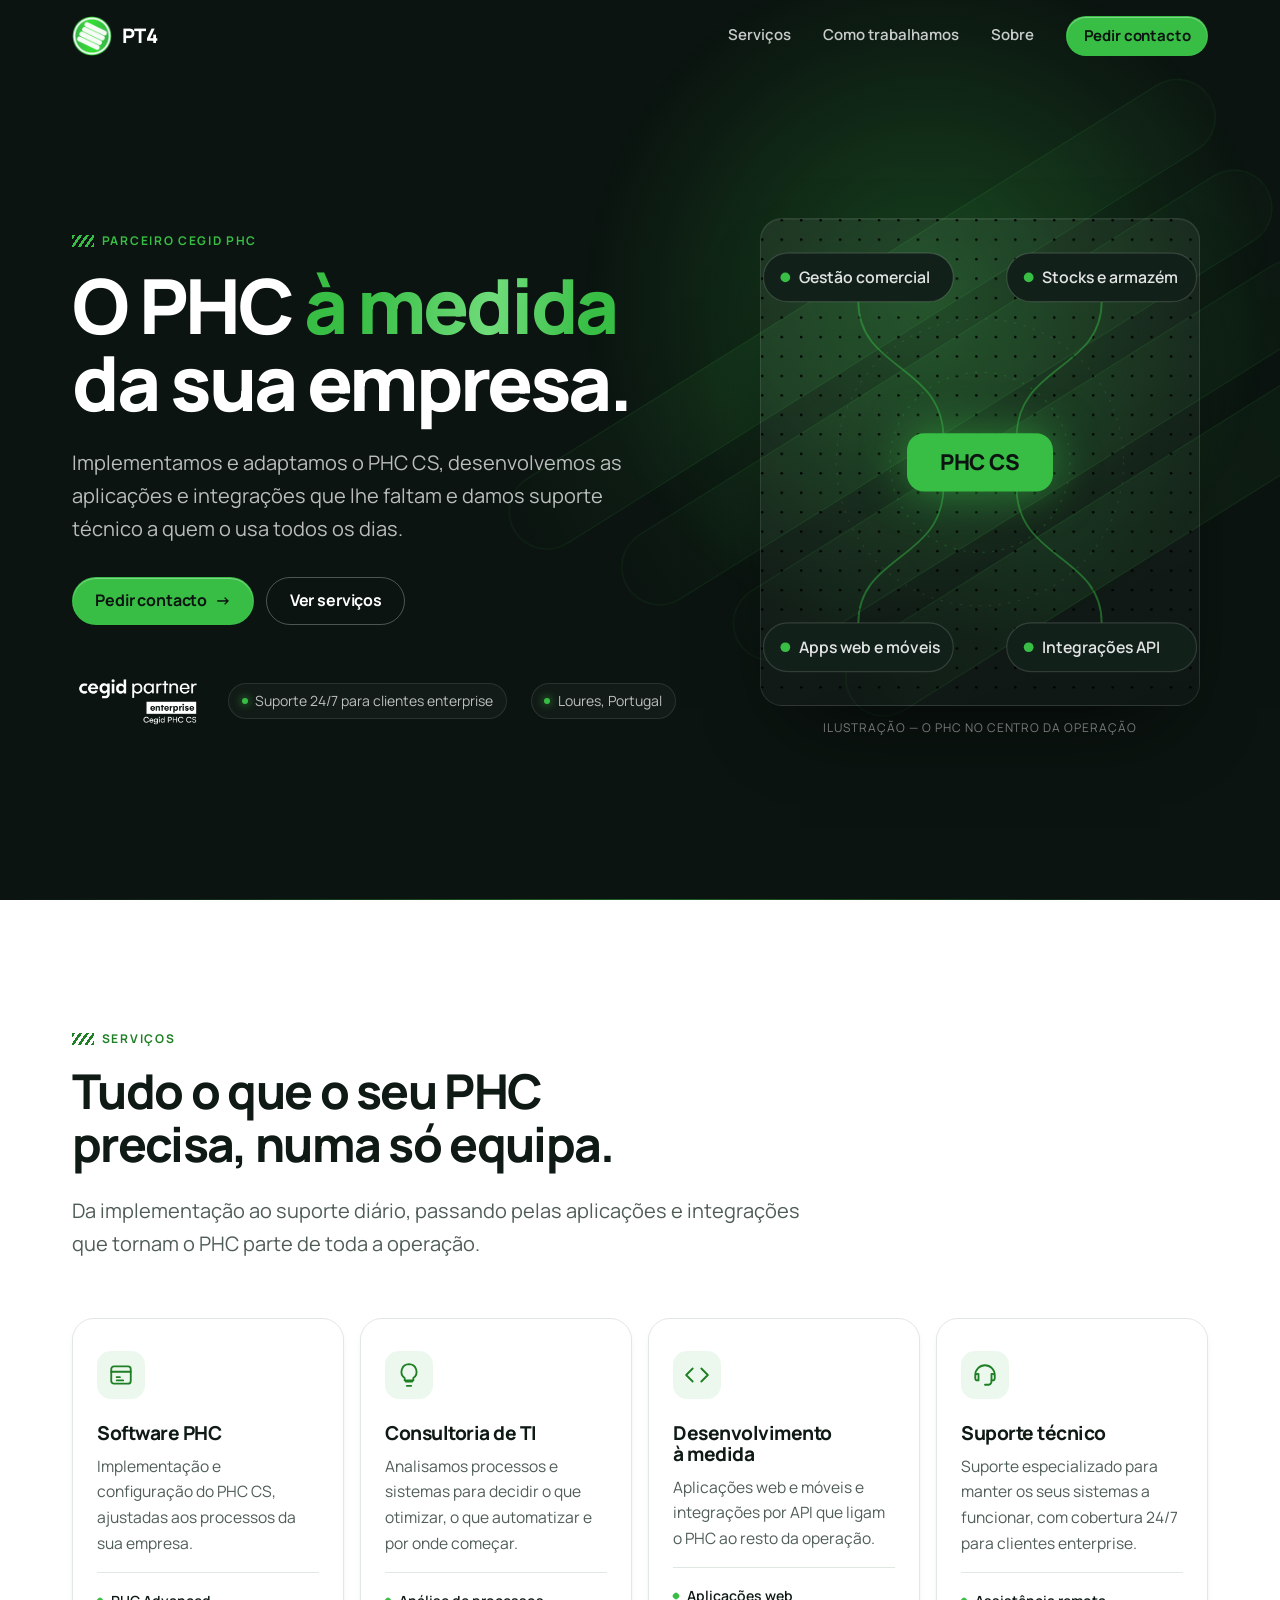
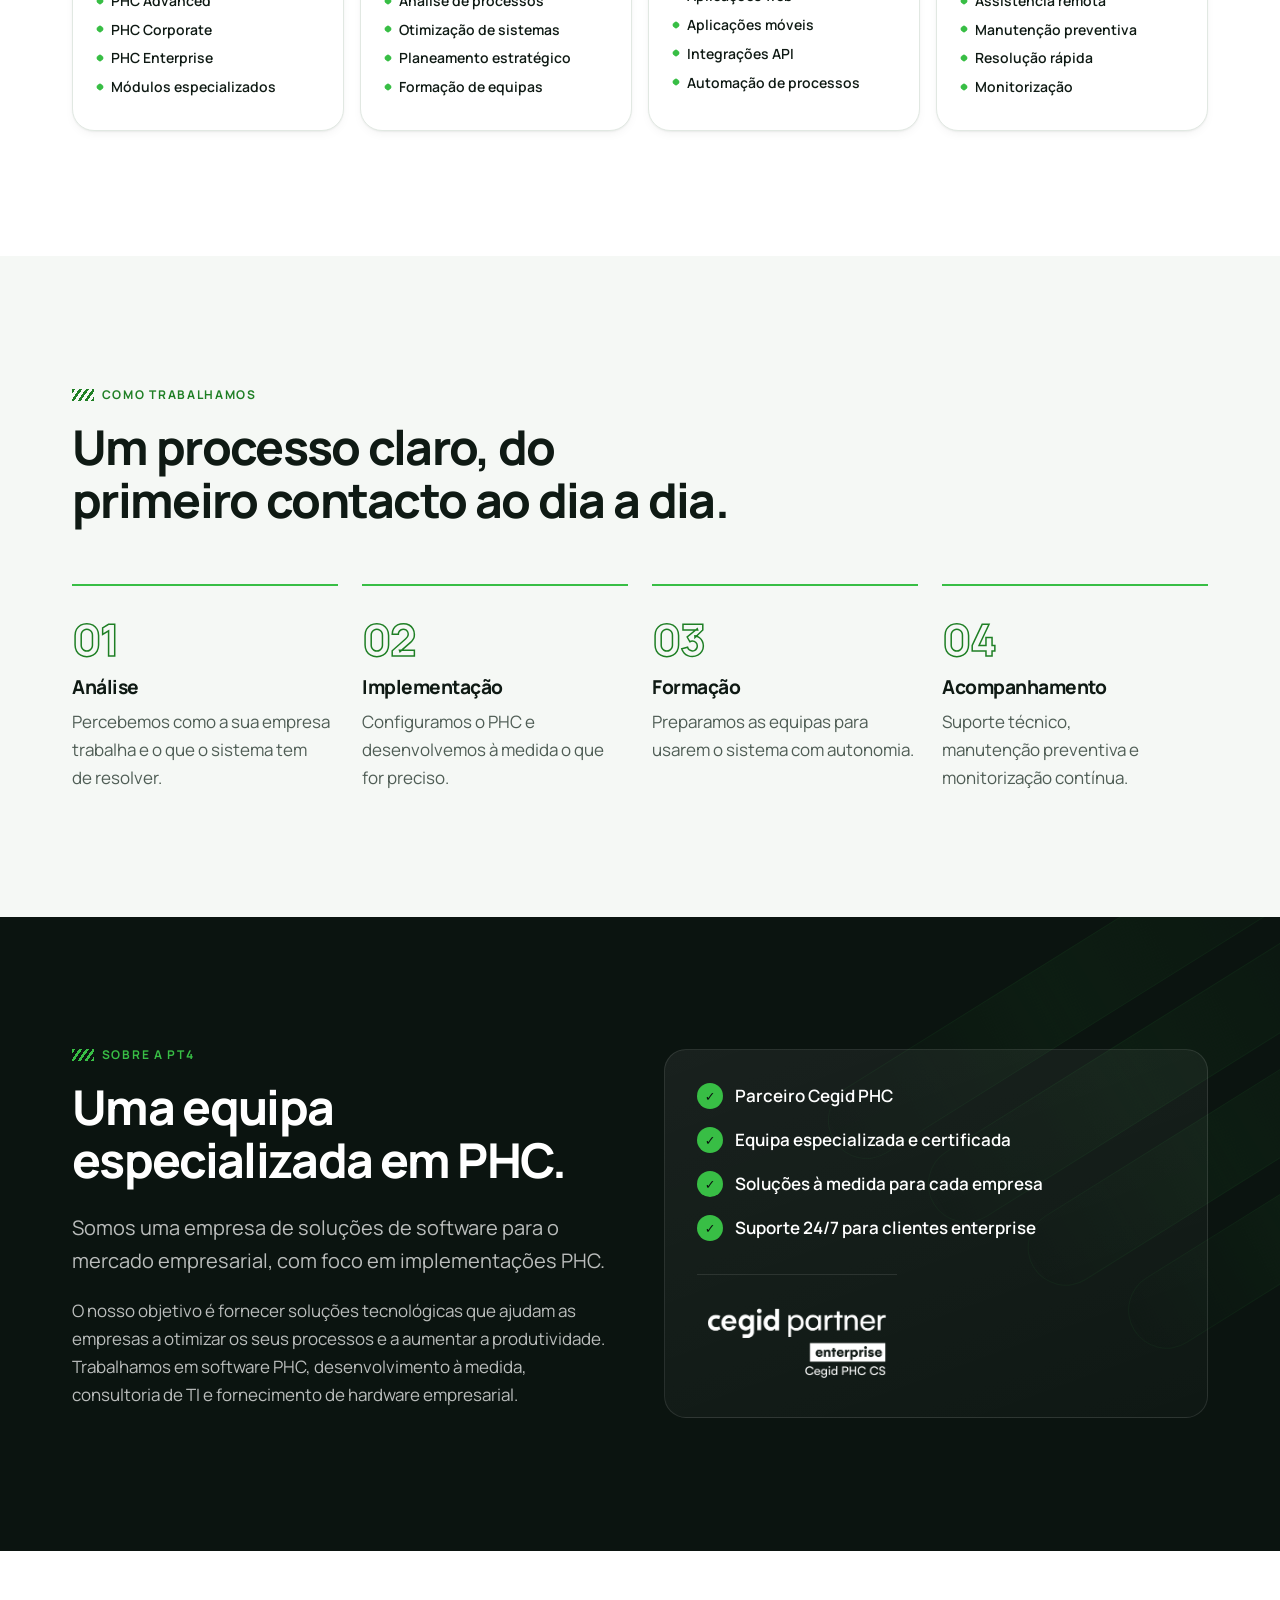
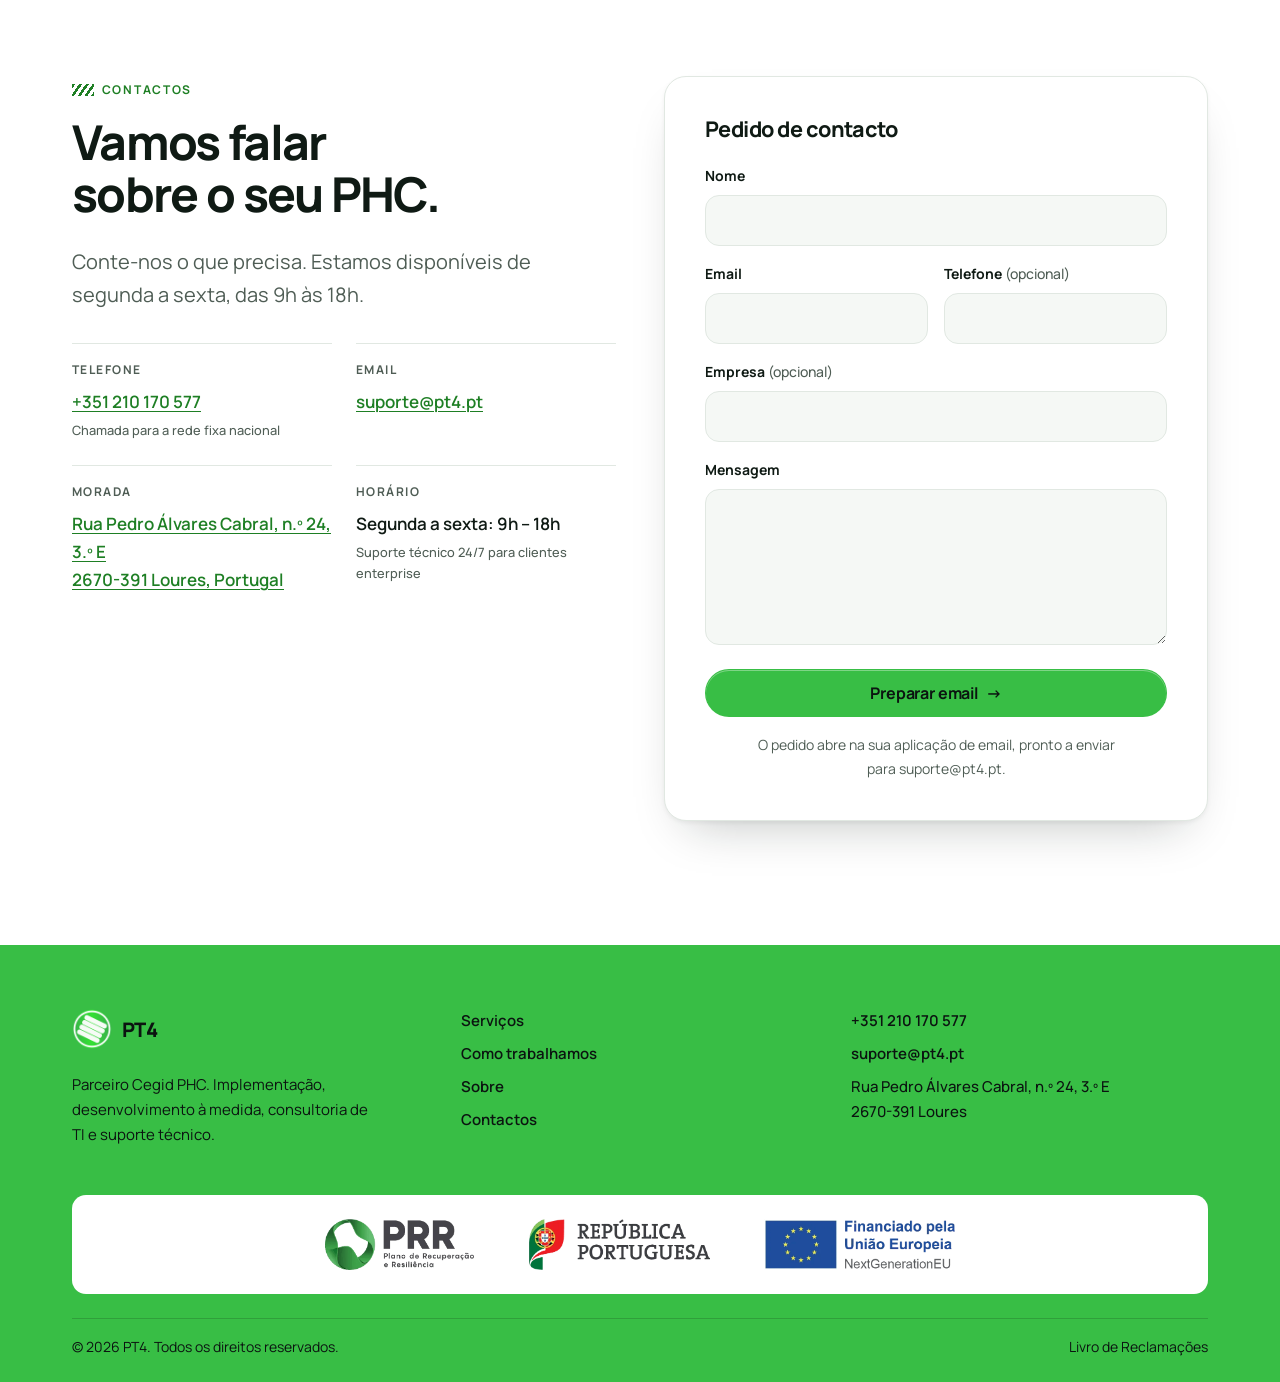
<file: index.html>
<!doctype html>
<html lang="pt-PT">
<head>
  <meta charset="utf-8">
  <meta name="viewport" content="width=device-width, initial-scale=1">
  <title>PT4 | Parceiro Cegid PHC — implementação, desenvolvimento e suporte</title>
  <meta name="description" content="A PT4 é parceira Cegid PHC em Loures. Implementamos e adaptamos o PHC CS, desenvolvemos aplicações e integrações à medida e damos suporte técnico às empresas.">
  <link rel="canonical" href="https://pt4.pt/">
  <meta name="theme-color" content="#0b1410">

  <meta property="og:type" content="website">
  <meta property="og:locale" content="pt_PT">
  <meta property="og:site_name" content="PT4">
  <meta property="og:url" content="https://pt4.pt/">
  <meta property="og:title" content="PT4 | Parceiro Cegid PHC">
  <meta property="og:description" content="Implementação PHC, desenvolvimento à medida, consultoria de TI e suporte técnico para empresas.">
  <meta property="og:image" content="https://pt4.pt/img/og.png">
  <meta property="og:image:width" content="1200">
  <meta property="og:image:height" content="630">
  <meta name="twitter:card" content="summary_large_image">

  <link rel="icon" href="img/logo.ico" sizes="any">
  <link rel="apple-touch-icon" href="img/logo.png">
  <link rel="preconnect" href="https://fonts.googleapis.com">
  <link rel="preconnect" href="https://fonts.gstatic.com" crossorigin>
  <link href="https://fonts.googleapis.com/css2?family=Manrope:wght@400..800&display=swap" rel="stylesheet">
  <link rel="stylesheet" href="style.css">
  <!-- .js ativa as revelações; se o main.js não carregar, tira-se para nada ficar invisível -->
  <script>document.documentElement.classList.add('js');setTimeout(function(){if(!window.pt4)document.documentElement.classList.remove('js')},2500)</script>
  <script src="main.js" defer></script>

  <script type="application/ld+json">
  {
    "@context": "https://schema.org",
    "@type": "LocalBusiness",
    "name": "PT4",
    "url": "https://pt4.pt/",
    "logo": "https://pt4.pt/img/logo.png",
    "image": "https://pt4.pt/img/og.png",
    "description": "Parceiro Cegid PHC: implementação PHC, desenvolvimento à medida, consultoria de TI e suporte técnico.",
    "email": "suporte@pt4.pt",
    "telephone": "+351210170577",
    "address": {
      "@type": "PostalAddress",
      "streetAddress": "Rua Pedro Álvares Cabral, n.º 24, 3.º E",
      "postalCode": "2670-391",
      "addressLocality": "Loures",
      "addressCountry": "PT"
    },
    "openingHoursSpecification": [{
      "@type": "OpeningHoursSpecification",
      "dayOfWeek": ["Monday", "Tuesday", "Wednesday", "Thursday", "Friday"],
      "opens": "09:00",
      "closes": "18:00"
    }]
  }
  </script>
</head>
<body>

<a class="saltar" href="#conteudo">Saltar para o conteúdo</a>

<header class="topo" id="topo">
  <div class="wrap topo-in">
    <a href="#inicio" class="marca" aria-label="PT4, início">
      <img src="img/logo-88.png" alt="" width="40" height="40">
      <span>PT4</span>
    </a>

    <button class="menu-btn" type="button" aria-expanded="false" aria-controls="menu">
      <span class="menu-btn-linhas" aria-hidden="true"></span>
      <span class="sr">Menu</span>
    </button>

    <nav class="menu" id="menu" aria-label="Principal">
      <a href="#servicos">Serviços</a>
      <a href="#metodo">Como trabalhamos</a>
      <a href="#sobre">Sobre</a>
      <a href="#contactos" class="btn btn-sm">Pedir contacto</a>
    </nav>
  </div>
</header>

<main id="conteudo">

  <!-- Hero -->
  <section id="inicio" class="hero escuro" aria-labelledby="hero-titulo">
    <div class="hero-fundo" aria-hidden="true">
      <div class="hero-brilho"></div>
      <div class="hero-barras"><i></i><i></i><i></i><i></i></div>
    </div>

    <div class="wrap hero-in">
      <div class="hero-texto">
        <p class="sobretitulo entra" style="--d:1">Parceiro Cegid PHC</p>
        <h1 id="hero-titulo" class="entra" style="--d:2">O PHC <em>à medida</em> da sua empresa.</h1>
        <p class="hero-sub entra" style="--d:3">Implementamos e adaptamos o PHC CS, desenvolvemos as aplicações e integrações que lhe faltam e damos suporte técnico a quem o usa todos os dias.</p>
        <div class="acoes entra" style="--d:4">
          <a href="#contactos" class="btn">Pedir contacto <span class="seta" aria-hidden="true">→</span></a>
          <a href="#servicos" class="btn btn-fantasma">Ver serviços</a>
        </div>
        <ul class="hero-factos entra" style="--d:5">
          <li><img src="img/cegid-partner-440.png" alt="Cegid Partner Enterprise — Cegid PHC CS" width="132" height="57"></li>
          <li>Suporte 24/7 para clientes enterprise</li>
          <li>Loures, Portugal</li>
        </ul>
      </div>

      <figure class="hero-visual entra" style="--d:6">
        <svg class="diagrama" viewBox="0 0 360 400" role="img" aria-labelledby="diag-t">
          <title id="diag-t">Ilustração: o PHC CS ligado à gestão comercial, aos stocks e armazém, às aplicações web e móveis e a integrações por API.</title>
          <defs>
            <pattern id="pontos" width="16" height="16" patternUnits="userSpaceOnUse"><circle cx="1" cy="1" r="1" /></pattern>
          </defs>
          <rect class="d-grelha" width="360" height="400" fill="url(#pontos)" />
          <circle class="d-anel" cx="180" cy="200" r="74" />
          <circle class="d-anel d-anel-2" cx="180" cy="200" r="118" />

          <g class="d-linhas">
            <path pathLength="100" d="M150 180 C150 120 80 124 80 68" />
            <path pathLength="100" d="M210 180 C210 120 280 124 280 68" />
            <path pathLength="100" d="M150 220 C150 280 80 276 80 332" />
            <path pathLength="100" d="M210 220 C210 280 280 276 280 332" />
          </g>
          <g class="d-pulsos">
            <path pathLength="100" d="M150 180 C150 120 80 124 80 68" />
            <path pathLength="100" d="M280 68 C280 124 210 120 210 180" />
            <path pathLength="100" d="M80 332 C80 276 150 280 150 220" />
            <path pathLength="100" d="M210 220 C210 280 280 276 280 332" />
          </g>

          <g class="d-no d-centro">
            <rect x="120" y="176" width="120" height="48" rx="14" />
            <text x="180" y="206">PHC CS</text>
          </g>
          <g class="d-no" style="--n:0"><rect x="2" y="28" width="156" height="40" rx="20" /><circle cx="20" cy="48" r="4" /><text x="31" y="53">Gestão comercial</text></g>
          <g class="d-no" style="--n:1"><rect x="202" y="28" width="156" height="40" rx="20" /><circle cx="220" cy="48" r="4" /><text x="231" y="53">Stocks e armazém</text></g>
          <g class="d-no" style="--n:2"><rect x="2" y="332" width="156" height="40" rx="20" /><circle cx="20" cy="352" r="4" /><text x="31" y="357">Apps web e móveis</text></g>
          <g class="d-no" style="--n:3"><rect x="202" y="332" width="156" height="40" rx="20" /><circle cx="220" cy="352" r="4" /><text x="231" y="357">Integrações API</text></g>
        </svg>
        <figcaption>Ilustração — o PHC no centro da operação</figcaption>
      </figure>
    </div>
  </section>

  <!-- Serviços -->
  <section id="servicos" class="secao" aria-labelledby="servicos-titulo">
    <div class="wrap">
      <header class="secao-cab revela">
        <p class="sobretitulo">Serviços</p>
        <h2 id="servicos-titulo">Tudo o que o seu PHC precisa, numa só equipa.</h2>
        <p class="lead">Da implementação ao suporte diário, passando pelas aplicações e integrações que tornam o PHC parte de toda a operação.</p>
      </header>

      <div class="cartoes">
        <article class="cartao revela" style="--atraso:0">
          <svg class="icone" viewBox="0 0 24 24" aria-hidden="true"><rect x="3" y="4" width="18" height="16" rx="2.5"/><path d="M3 9h18M8 14h3M8 17h6"/></svg>
          <h3>Software PHC</h3>
          <p>Implementação e configuração do PHC CS, ajustadas aos processos da sua empresa.</p>
          <ul><li>PHC Advanced</li><li>PHC Corporate</li><li>PHC Enterprise</li><li>Módulos especializados</li></ul>
        </article>
        <article class="cartao revela" style="--atraso:1">
          <svg class="icone" viewBox="0 0 24 24" aria-hidden="true"><path d="M9 18h6M10 22h4M12 2a7 7 0 0 0-4 12.7V17h8v-2.3A7 7 0 0 0 12 2Z"/></svg>
          <h3>Consultoria de TI</h3>
          <p>Analisamos processos e sistemas para decidir o que otimizar, o que automatizar e por onde começar.</p>
          <ul><li>Análise de processos</li><li>Otimização de sistemas</li><li>Planeamento estratégico</li><li>Formação de equipas</li></ul>
        </article>
        <article class="cartao revela" style="--atraso:2">
          <svg class="icone" viewBox="0 0 24 24" aria-hidden="true"><path d="m16 18 6-6-6-6M8 6l-6 6 6 6"/></svg>
          <h3>Desenvolvimento à medida</h3>
          <p>Aplicações web e móveis e integrações por API que ligam o PHC ao resto da operação.</p>
          <ul><li>Aplicações web</li><li>Aplicações móveis</li><li>Integrações API</li><li>Automação de processos</li></ul>
        </article>
        <article class="cartao revela" style="--atraso:3">
          <svg class="icone" viewBox="0 0 24 24" aria-hidden="true"><path d="M3 14v-2a9 9 0 0 1 18 0v2M21 15a2 2 0 0 1-2 2h-1v-6h1a2 2 0 0 1 2 2ZM3 15a2 2 0 0 0 2 2h1v-6H5a2 2 0 0 0-2 2Z"/><path d="M18 17v1a3 3 0 0 1-3 3h-3"/></svg>
          <h3>Suporte técnico</h3>
          <p>Suporte especializado para manter os seus sistemas a funcionar, com cobertura 24/7 para clientes enterprise.</p>
          <ul><li>Assistência remota</li><li>Manutenção preventiva</li><li>Resolução rápida</li><li>Monitorização</li></ul>
        </article>
      </div>
    </div>
  </section>

  <!-- Método -->
  <section id="metodo" class="secao superficie" aria-labelledby="metodo-titulo">
    <div class="wrap">
      <header class="secao-cab revela">
        <p class="sobretitulo">Como trabalhamos</p>
        <h2 id="metodo-titulo">Um processo claro, do primeiro contacto ao dia a dia.</h2>
      </header>

      <ol class="passos revela">
        <li class="passo" style="--atraso:0">
          <span class="passo-n" aria-hidden="true">01</span>
          <h3>Análise</h3>
          <p>Percebemos como a sua empresa trabalha e o que o sistema tem de resolver.</p>
        </li>
        <li class="passo" style="--atraso:1">
          <span class="passo-n" aria-hidden="true">02</span>
          <h3>Implementação</h3>
          <p>Configuramos o PHC e desenvolvemos à medida o que for preciso.</p>
        </li>
        <li class="passo" style="--atraso:2">
          <span class="passo-n" aria-hidden="true">03</span>
          <h3>Formação</h3>
          <p>Preparamos as equipas para usarem o sistema com autonomia.</p>
        </li>
        <li class="passo" style="--atraso:3">
          <span class="passo-n" aria-hidden="true">04</span>
          <h3>Acompanhamento</h3>
          <p>Suporte técnico, manutenção preventiva e monitorização contínua.</p>
        </li>
      </ol>
    </div>
  </section>

  <!-- Sobre -->
  <section id="sobre" class="secao escuro" aria-labelledby="sobre-titulo">
    <div class="hero-barras sobre-barras" aria-hidden="true"><i></i><i></i><i></i><i></i></div>
    <div class="wrap sobre-in">
      <div class="revela">
        <p class="sobretitulo">Sobre a PT4</p>
        <h2 id="sobre-titulo">Uma equipa especializada em PHC.</h2>
        <p class="lead">Somos uma empresa de soluções de software para o mercado empresarial, com foco em implementações PHC.</p>
        <p>O nosso objetivo é fornecer soluções tecnológicas que ajudam as empresas a otimizar os seus processos e a aumentar a produtividade. Trabalhamos em software PHC, desenvolvimento à medida, consultoria de TI e fornecimento de hardware empresarial.</p>
      </div>
      <div class="sobre-lado revela" style="--atraso:1">
        <ul class="checks">
          <li>Parceiro Cegid PHC</li>
          <li>Equipa especializada e certificada</li>
          <li>Soluções à medida para cada empresa</li>
          <li>Suporte 24/7 para clientes enterprise</li>
        </ul>
        <img class="selo" src="img/cegid-partner-440.png" alt="Cegid Partner Enterprise — Cegid PHC CS" width="220" height="94" loading="lazy">
      </div>
    </div>
  </section>

  <!-- Contactos -->
  <section id="contactos" class="secao" aria-labelledby="contactos-titulo">
    <div class="wrap contactos-in">
      <div class="revela">
        <p class="sobretitulo">Contactos</p>
        <h2 id="contactos-titulo">Vamos falar sobre o seu PHC.</h2>
        <p class="lead">Conte-nos o que precisa. Estamos disponíveis de segunda a sexta, das 9h às 18h.</p>

        <dl class="dados">
          <div>
            <dt>Telefone</dt>
            <dd><a href="tel:+351210170577">+351 210 170 577</a><small>Chamada para a rede fixa nacional</small></dd>
          </div>
          <div>
            <dt>Email</dt>
            <dd><a href="mailto:suporte@pt4.pt">suporte@pt4.pt</a></dd>
          </div>
          <div>
            <dt>Morada</dt>
            <dd><a href="https://www.google.com/maps/search/?api=1&amp;query=Rua+Pedro+%C3%81lvares+Cabral+24+2670-391+Loures" target="_blank" rel="noopener">Rua Pedro Álvares Cabral, n.º 24, 3.º E<br>2670-391 Loures, Portugal<span class="sr"> (abre o Google Maps num novo separador)</span></a></dd>
          </div>
          <div>
            <dt>Horário</dt>
            <dd>Segunda a sexta: 9h – 18h<small>Suporte técnico 24/7 para clientes enterprise</small></dd>
          </div>
        </dl>
      </div>

      <form class="form revela" style="--atraso:1" id="form-contacto" action="mailto:suporte@pt4.pt" method="post" enctype="text/plain" novalidate>
        <h3>Pedido de contacto</h3>
        <div class="campo">
          <label for="f-nome">Nome</label>
          <input id="f-nome" name="nome" type="text" autocomplete="name" required aria-describedby="f-nome-erro">
          <p class="erro" id="f-nome-erro"></p>
        </div>
        <div class="campo-par">
          <div class="campo">
            <label for="f-email">Email</label>
            <input id="f-email" name="email" type="email" autocomplete="email" required aria-describedby="f-email-erro">
            <p class="erro" id="f-email-erro"></p>
          </div>
          <div class="campo">
            <label for="f-tel">Telefone <span class="opc">(opcional)</span></label>
            <input id="f-tel" name="telefone" type="tel" autocomplete="tel">
          </div>
        </div>
        <div class="campo">
          <label for="f-empresa">Empresa <span class="opc">(opcional)</span></label>
          <input id="f-empresa" name="empresa" type="text" autocomplete="organization">
        </div>
        <div class="campo">
          <label for="f-msg">Mensagem</label>
          <textarea id="f-msg" name="mensagem" rows="5" required minlength="10" aria-describedby="f-msg-erro"></textarea>
          <p class="erro" id="f-msg-erro"></p>
        </div>
        <button class="btn btn-largo" type="submit">Preparar email <span class="seta" aria-hidden="true">→</span></button>
        <p class="form-nota" id="form-estado" role="status">O pedido abre na sua aplicação de email, pronto a enviar para suporte@pt4.pt.</p>
      </form>
    </div>
  </section>
</main>

<footer class="rodape">
  <div class="wrap">
    <div class="rodape-topo">
      <div class="rodape-marca">
        <a href="#inicio" class="marca" aria-label="PT4, voltar ao início">
          <img src="img/logo-88.png" alt="" width="40" height="40" loading="lazy">
          <span>PT4</span>
        </a>
        <p>Parceiro Cegid PHC. Implementação, desenvolvimento à medida, consultoria de TI e suporte técnico.</p>
      </div>
      <nav class="rodape-links" aria-label="Rodapé">
        <a href="#servicos">Serviços</a>
        <a href="#metodo">Como trabalhamos</a>
        <a href="#sobre">Sobre</a>
        <a href="#contactos">Contactos</a>
      </nav>
      <address class="rodape-contactos">
        <a href="tel:+351210170577">+351 210 170 577</a>
        <a href="mailto:suporte@pt4.pt">suporte@pt4.pt</a>
        <span>Rua Pedro Álvares Cabral, n.º 24, 3.º E<br>2670-391 Loures</span>
      </address>
    </div>

    <div class="financiamento">
      <img src="img/prr-logo.png" alt="PRR – Plano de Recuperação e Resiliência" width="497" height="168" loading="lazy">
      <img src="img/prr-republica.png" alt="República Portuguesa" width="564" height="157" loading="lazy">
      <img src="img/prr-ue.png" alt="Financiado pela União Europeia – NextGenerationEU" width="608" height="161" loading="lazy">
    </div>

    <div class="rodape-base">
      <p>© 2026 PT4. Todos os direitos reservados.</p>
      <a href="https://www.livroreclamacoes.pt/" target="_blank" rel="noopener">Livro de Reclamações<span class="sr"> (abre num novo separador)</span></a>
    </div>
  </div>
</footer>

</body>
</html>
</file>
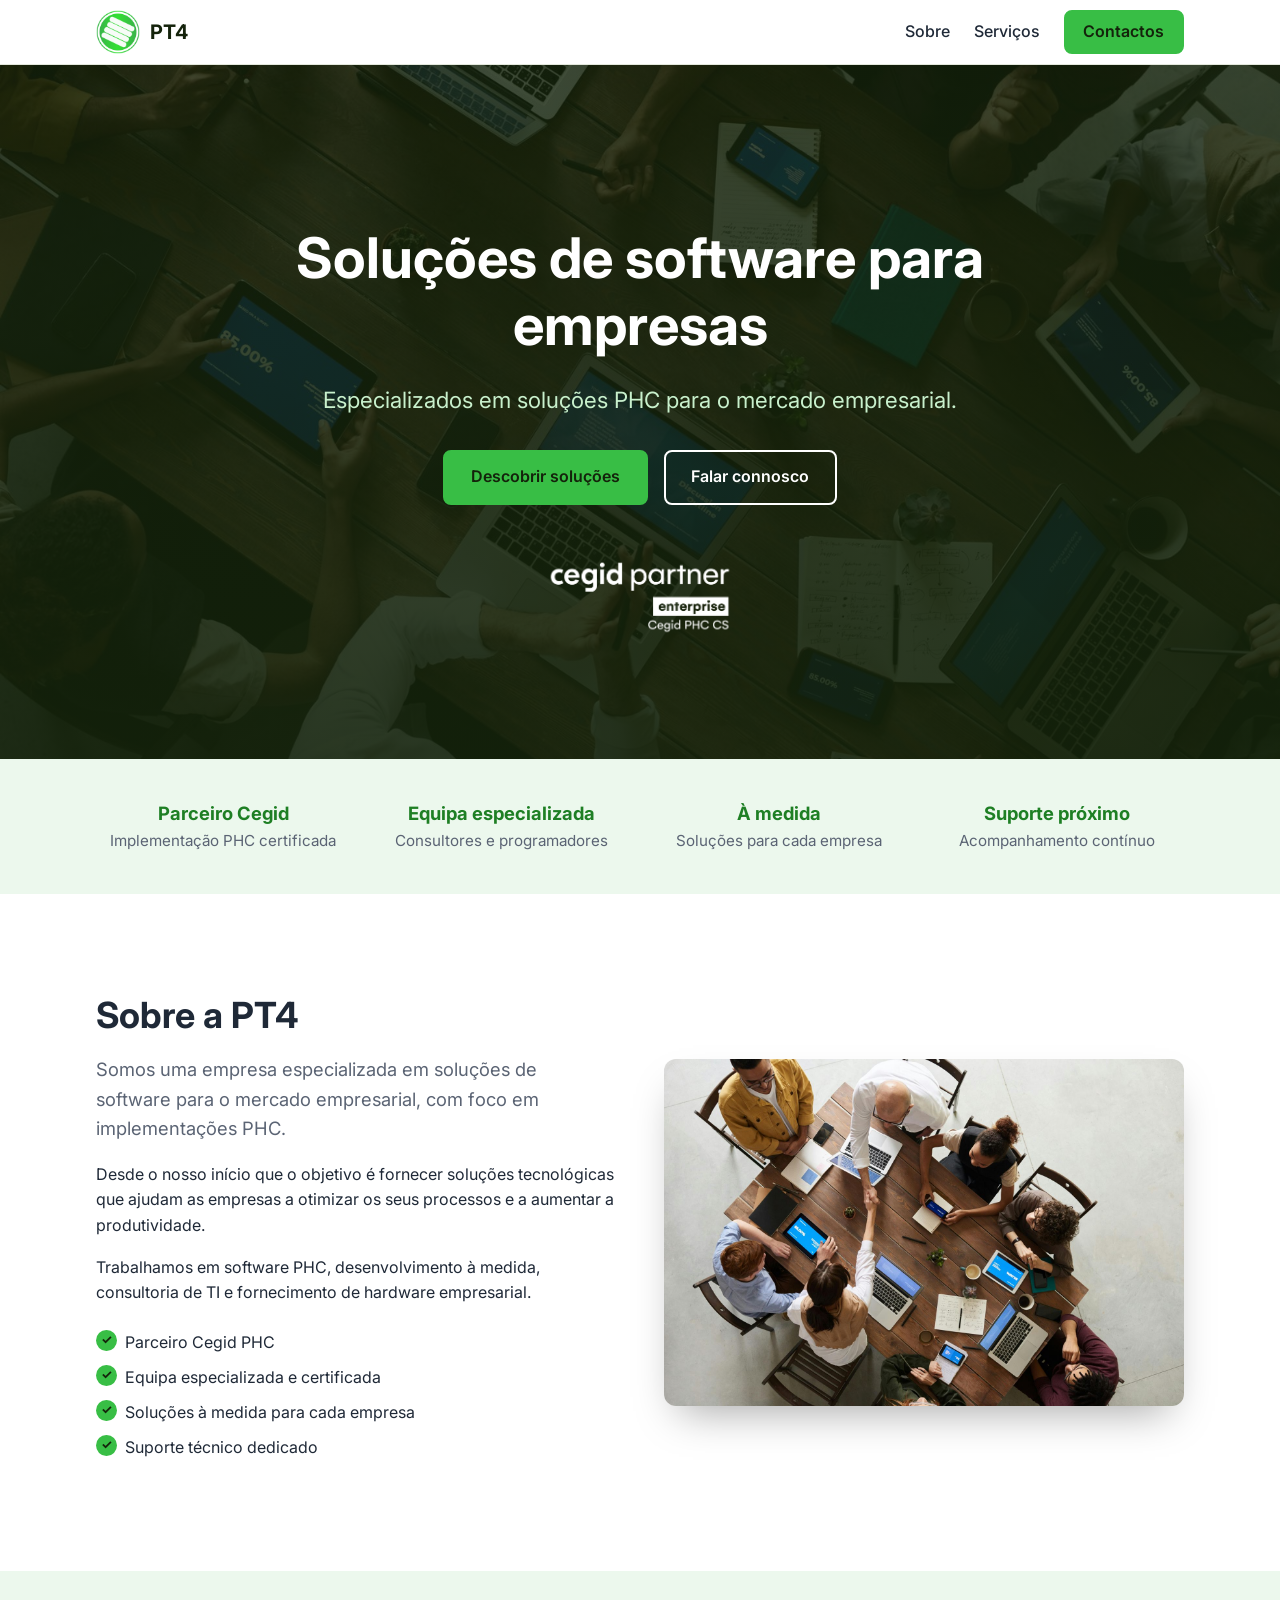
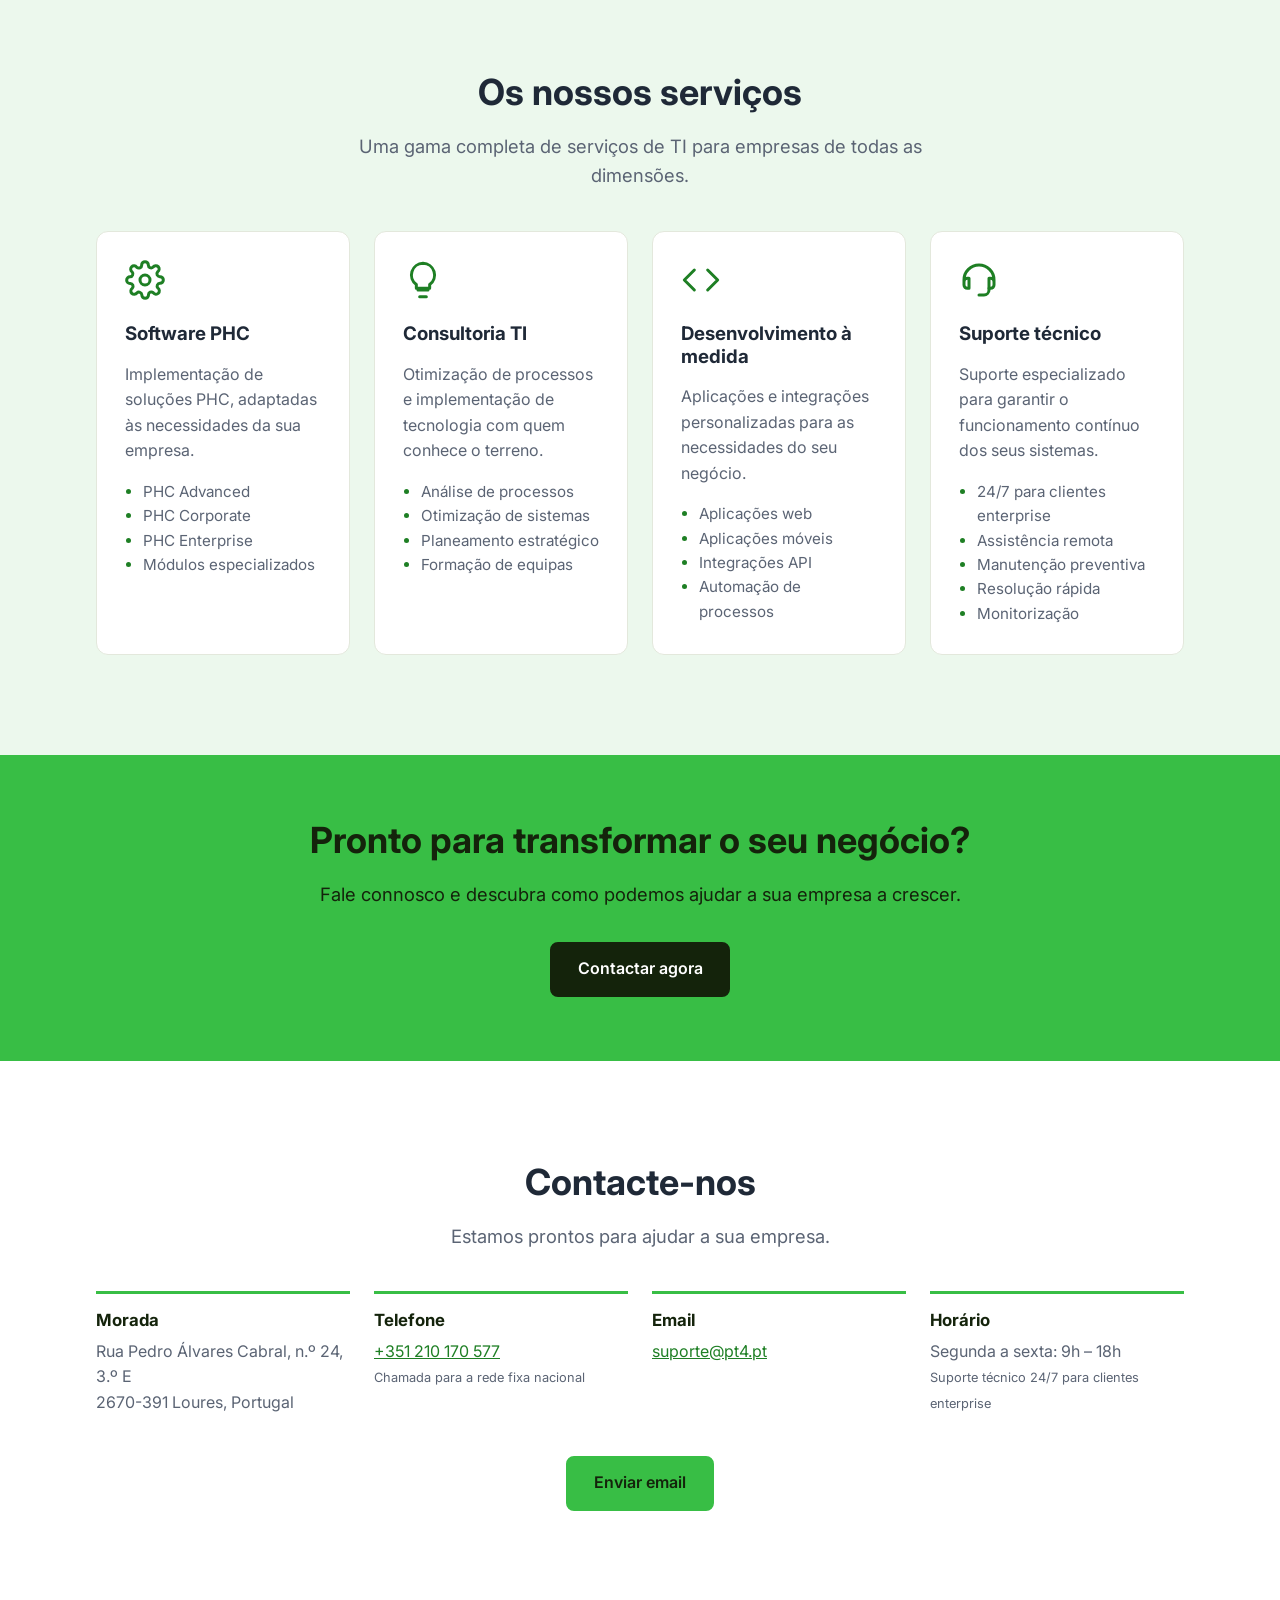
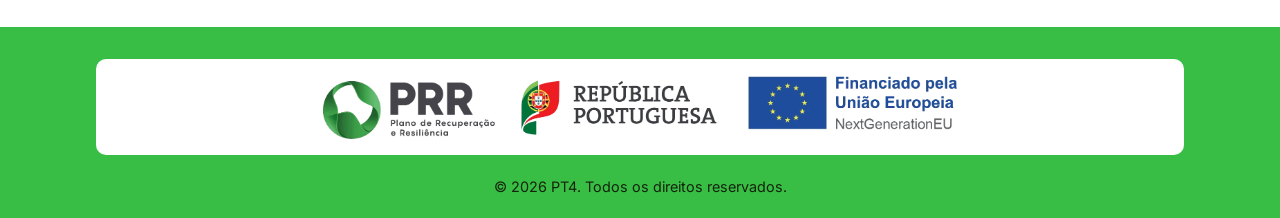
<file: __backup/index.html>
<!doctype html>
<html lang="pt-PT">
<head>
  <meta charset="utf-8">
  <meta name="viewport" content="width=device-width, initial-scale=1">
  <title>PT4 — Soluções de software para empresas</title>
  <meta name="description" content="PT4: parceiro Cegid PHC. Implementação de software PHC, consultoria de TI, desenvolvimento à medida e suporte técnico para empresas.">
  <link rel="icon" href="img/logo.ico">
  <link rel="preconnect" href="https://fonts.googleapis.com">
  <link rel="preconnect" href="https://fonts.gstatic.com" crossorigin>
  <link href="https://fonts.googleapis.com/css2?family=Inter:wght@400;500;600;700&display=swap" rel="stylesheet">
  <link rel="stylesheet" href="style.css">
</head>
<body>

<header class="topo">
  <div class="wrap topo-in">
    <a href="#inicio" class="marca">
      <img src="img/logo.png" alt="" width="44" height="44">
      <span>PT4</span>
    </a>
    <nav>
      <a href="#sobre">Sobre</a>
      <a href="#servicos">Serviços</a>
      <a href="#contactos" class="btn btn-sm">Contactos</a>
    </nav>
  </div>
</header>

<main>
  <section id="inicio" class="hero">
    <div class="wrap">
      <h1>Soluções de software para empresas</h1>
      <p>Especializados em soluções PHC para o mercado empresarial.</p>
      <div class="acoes">
        <a href="#servicos" class="btn">Descobrir soluções</a>
        <a href="#contactos" class="btn btn-linha">Falar connosco</a>
      </div>
      <img class="cegid" src="img/cegid-partner.png" alt="Cegid Partner" width="220" height="94">
    </div>
  </section>

  <section class="pontos">
    <div class="wrap grelha-4">
      <div><strong>Parceiro Cegid</strong><span>Implementação PHC certificada</span></div>
      <div><strong>Equipa especializada</strong><span>Consultores e programadores</span></div>
      <div><strong>À medida</strong><span>Soluções para cada empresa</span></div>
      <div><strong>Suporte próximo</strong><span>Acompanhamento contínuo</span></div>
    </div>
  </section>

  <section id="sobre" class="secao">
    <div class="wrap duas-col">
      <div>
        <h2>Sobre a PT4</h2>
        <p class="lead">Somos uma empresa especializada em soluções de software para o mercado empresarial, com foco em implementações PHC.</p>
        <p>Desde o nosso início que o objetivo é fornecer soluções tecnológicas que ajudam as empresas a otimizar os seus processos e a aumentar a produtividade.</p>
        <p>Trabalhamos em software PHC, desenvolvimento à medida, consultoria de TI e fornecimento de hardware empresarial.</p>
        <ul class="checks">
          <li>Parceiro Cegid PHC</li>
          <li>Equipa especializada e certificada</li>
          <li>Soluções à medida para cada empresa</li>
          <li>Suporte técnico dedicado</li>
        </ul>
      </div>
      <img class="foto" src="img/equipa.jpg" alt="Equipa reunida à volta de uma mesa com portáteis" width="1600" height="1068" loading="lazy">
    </div>
  </section>

  <section id="servicos" class="secao suave">
    <div class="wrap">
      <h2 class="centro">Os nossos serviços</h2>
      <p class="lead centro">Uma gama completa de serviços de TI para empresas de todas as dimensões.</p>
      <div class="grelha-4 cartoes">
        <article class="cartao">
          <svg viewBox="0 0 24 24" aria-hidden="true"><path d="M12 15a3 3 0 1 0 0-6 3 3 0 0 0 0 6Z"/><path d="M19.4 15a1.7 1.7 0 0 0 .3 1.8l.1.1a2 2 0 1 1-2.8 2.8l-.1-.1a1.7 1.7 0 0 0-1.8-.3 1.7 1.7 0 0 0-1 1.5V21a2 2 0 1 1-4 0v-.1a1.7 1.7 0 0 0-1.1-1.5 1.7 1.7 0 0 0-1.8.3l-.1.1a2 2 0 1 1-2.8-2.8l.1-.1a1.7 1.7 0 0 0 .3-1.8 1.7 1.7 0 0 0-1.5-1H3a2 2 0 1 1 0-4h.1a1.7 1.7 0 0 0 1.5-1.1 1.7 1.7 0 0 0-.3-1.8l-.1-.1a2 2 0 1 1 2.8-2.8l.1.1a1.7 1.7 0 0 0 1.8.3H9a1.7 1.7 0 0 0 1-1.5V3a2 2 0 1 1 4 0v.1a1.7 1.7 0 0 0 1 1.5 1.7 1.7 0 0 0 1.8-.3l.1-.1a2 2 0 1 1 2.8 2.8l-.1.1a1.7 1.7 0 0 0-.3 1.8V9a1.7 1.7 0 0 0 1.5 1H21a2 2 0 1 1 0 4h-.1a1.7 1.7 0 0 0-1.5 1Z"/></svg>
          <h3>Software PHC</h3>
          <p>Implementação de soluções PHC, adaptadas às necessidades da sua empresa.</p>
          <ul><li>PHC Advanced</li><li>PHC Corporate</li><li>PHC Enterprise</li><li>Módulos especializados</li></ul>
        </article>
        <article class="cartao">
          <svg viewBox="0 0 24 24" aria-hidden="true"><path d="M9 18h6M10 22h4M12 2a7 7 0 0 0-4 12.7V17h8v-2.3A7 7 0 0 0 12 2Z"/></svg>
          <h3>Consultoria TI</h3>
          <p>Otimização de processos e implementação de tecnologia com quem conhece o terreno.</p>
          <ul><li>Análise de processos</li><li>Otimização de sistemas</li><li>Planeamento estratégico</li><li>Formação de equipas</li></ul>
        </article>
        <article class="cartao">
          <svg viewBox="0 0 24 24" aria-hidden="true"><path d="m16 18 6-6-6-6M8 6l-6 6 6 6"/></svg>
          <h3>Desenvolvimento à medida</h3>
          <p>Aplicações e integrações personalizadas para as necessidades do seu negócio.</p>
          <ul><li>Aplicações web</li><li>Aplicações móveis</li><li>Integrações API</li><li>Automação de processos</li></ul>
        </article>
        <article class="cartao">
          <svg viewBox="0 0 24 24" aria-hidden="true"><path d="M3 14v-2a9 9 0 0 1 18 0v2M21 15a2 2 0 0 1-2 2h-1v-6h1a2 2 0 0 1 2 2ZM3 15a2 2 0 0 0 2 2h1v-6H5a2 2 0 0 0-2 2Z"/><path d="M18 17v1a3 3 0 0 1-3 3h-3"/></svg>
          <h3>Suporte técnico</h3>
          <p>Suporte especializado para garantir o funcionamento contínuo dos seus sistemas.</p>
          <ul><li>24/7 para clientes enterprise</li><li>Assistência remota</li><li>Manutenção preventiva</li><li>Resolução rápida</li><li>Monitorização</li></ul>
        </article>
      </div>
    </div>
  </section>

  <section class="cta">
    <div class="wrap centro">
      <h2>Pronto para transformar o seu negócio?</h2>
      <p>Fale connosco e descubra como podemos ajudar a sua empresa a crescer.</p>
      <a href="#contactos" class="btn btn-escuro">Contactar agora</a>
    </div>
  </section>

  <section id="contactos" class="secao">
    <div class="wrap">
      <h2 class="centro">Contacte-nos</h2>
      <p class="lead centro">Estamos prontos para ajudar a sua empresa.</p>
      <div class="grelha-4 contactos">
        <div><h3>Morada</h3><p>Rua Pedro Álvares Cabral, n.º 24, 3.º E<br>2670-391 Loures, Portugal</p></div>
        <div><h3>Telefone</h3><p><a href="tel:+351210170577">+351 210 170 577</a><br><small>Chamada para a rede fixa nacional</small></p></div>
        <div><h3>Email</h3><p><a href="mailto:suporte@pt4.pt">suporte@pt4.pt</a></p></div>
        <div><h3>Horário</h3><p>Segunda a sexta: 9h – 18h<br><small>Suporte técnico 24/7 para clientes enterprise</small></p></div>
      </div>
      <p class="centro"><a href="mailto:suporte@pt4.pt?subject=Pedido%20de%20contacto" class="btn">Enviar email</a></p>
    </div>
  </section>
</main>

<footer class="rodape">
  <div class="wrap">
    <div class="financiamento">
      <img src="img/prr.png" alt="PRR – Plano de Recuperação e Resiliência, República Portuguesa, Financiado pela União Europeia – NextGenerationEU" width="1834" height="185" loading="lazy">
    </div>
    <p>© 2026 PT4. Todos os direitos reservados.</p>
  </div>
</footer>

</body>
</html>
</file>
<file: style.css>
/* ==========================================================================
   PT4 — sistema de design
   Breakpoints: 640px (telemóvel → tablet), 960px (tablet → desktop)
   ========================================================================== */
:root {
  /* Cor */
  --c-verde: #38be45;          /* verde da marca (logótipo); texto escuro por cima */
  --c-verde-claro: #6fdc7a;
  --c-verde-tinta: #1e7f24;    /* verde para texto/ícones sobre branco (AA) */
  --c-verde-suave: #ecf8ed;
  --c-noite: #0b1410;          /* fundo escuro de marca */
  --c-noite-2: #12201a;
  --c-tinta: #0f1a14;          /* texto principal */
  --c-cinza: #4f5d55;          /* texto secundário sobre claro */
  --c-cinza-escuro: rgba(255, 255, 255, .72); /* texto secundário sobre escuro */
  --c-superficie: #f5f8f5;
  --c-linha: #e1e8e2;
  --c-linha-escura: rgba(255, 255, 255, .1);
  --c-erro: #b3261e;

  /* Tipografia */
  --f-base: Manrope, system-ui, -apple-system, "Segoe UI", sans-serif;
  --fs-h1: clamp(2.5rem, 1.5rem + 4.4vw, 4.75rem);
  --fs-h2: clamp(1.9rem, 1.35rem + 2.2vw, 3rem);
  --fs-h3: 1.2rem;
  --fs-lead: clamp(1.075rem, 1rem + .35vw, 1.25rem);
  --fs-base: 1.0625rem;
  --fs-peq: .875rem;
  --fs-label: .75rem;

  /* Espaço */
  --e-1: .25rem; --e-2: .5rem; --e-3: .75rem; --e-4: 1rem; --e-5: 1.5rem;
  --e-6: 2rem; --e-7: 3rem; --e-8: 4rem;
  --e-secao: clamp(4.5rem, 3rem + 6vw, 8.5rem);
  --w-conteudo: 1200px;
  --w-texto: 62ch;
  --h-topo: 72px;

  /* Forma e profundidade */
  --r-1: 8px; --r-2: 14px; --r-3: 22px; --r-pilula: 999px;
  --sombra-1: 0 1px 2px rgba(15, 26, 20, .06), 0 4px 12px -4px rgba(15, 26, 20, .08);
  --sombra-2: 0 2px 4px rgba(15, 26, 20, .05), 0 24px 48px -24px rgba(15, 26, 20, .28);
  --brilho-verde: 0 10px 30px -10px rgba(56, 190, 69, .65);
  --z-menu: 40; --z-topo: 50; --z-saltar: 100;

  /* Movimento */
  --t-rapido: 160ms;
  --t-base: 260ms;
  --t-lento: 750ms;
  --ease-saida: cubic-bezier(.16, 1, .3, 1);
  --ease-suave: cubic-bezier(.65, 0, .35, 1);
  --escalonar: 90ms;

  /* Foco (muda nas secções escuras) */
  --c-foco: var(--c-verde-tinta);
}

/* Base -------------------------------------------------------------------- */
*, *::before, *::after { box-sizing: border-box; }
html { scroll-behavior: smooth; -webkit-text-size-adjust: 100%; }
body {
  margin: 0;
  font: 400 var(--fs-base)/1.65 var(--f-base);
  color: var(--c-tinta);
  background: #fff;
  -webkit-font-smoothing: antialiased;
  text-rendering: optimizeLegibility;
}
img, svg { max-width: 100%; height: auto; display: block; }
h1, h2, h3 { margin: 0 0 .5em; line-height: 1.1; letter-spacing: -.025em; font-weight: 750; text-wrap: balance; }
h1 { font-size: var(--fs-h1); letter-spacing: -.04em; line-height: 1.02; font-weight: 800; }
h2 { font-size: var(--fs-h2); letter-spacing: -.035em; }
h3 { font-size: var(--fs-h3); }
p { margin: 0 0 1em; text-wrap: pretty; }
a { color: var(--c-verde-tinta); text-underline-offset: .2em; text-decoration-thickness: 1px; transition: color var(--t-rapido); }
a:hover { color: var(--c-tinta); }
:focus-visible { outline: 3px solid var(--c-foco); outline-offset: 3px; border-radius: 4px; }
section[id], main[id] { scroll-margin-top: var(--h-topo); }

.wrap { width: 100%; max-width: var(--w-conteudo); margin: 0 auto; padding: 0 16px; }
@media (min-width: 640px) { .wrap { padding: 0 32px; } }

.sr { position: absolute; width: 1px; height: 1px; padding: 0; margin: -1px; overflow: hidden; clip: rect(0 0 0 0); white-space: nowrap; border: 0; }
.saltar {
  position: fixed; top: var(--e-3); left: var(--e-3); z-index: var(--z-saltar);
  padding: var(--e-3) var(--e-4); border-radius: var(--r-1);
  background: var(--c-verde); color: var(--c-noite); font-weight: 700;
  transform: translateY(-200%); transition: transform var(--t-base) var(--ease-saida);
}
.saltar:focus { transform: none; }

/* Contextos de cor */
.escuro { background: var(--c-noite); color: #fff; --c-foco: var(--c-verde); }
.escuro a:not(.btn) { color: var(--c-verde-claro); }
.escuro a:not(.btn):hover { color: #fff; }
.superficie { background: var(--c-superficie); }

/* Assinatura PT4: as quatro barras diagonais do logótipo */
.sobretitulo {
  display: inline-flex; align-items: center; gap: .65em;
  margin: 0 0 var(--e-4);
  font-size: var(--fs-label); font-weight: 700; letter-spacing: .14em; text-transform: uppercase;
  color: var(--c-verde-tinta);
}
.sobretitulo::before {
  content: ""; width: 22px; height: 12px; flex: none;
  background: repeating-linear-gradient(-55deg, currentColor 0 2.5px, transparent 2.5px 5.5px);
}
.escuro .sobretitulo { color: var(--c-verde); }

.lead { font-size: var(--fs-lead); color: var(--c-cinza); max-width: var(--w-texto); }
.escuro .lead, .escuro p { color: var(--c-cinza-escuro); }

/* Botões -------------------------------------------------------------------- */
.btn {
  --btn-bg: var(--c-verde);
  display: inline-flex; align-items: center; justify-content: center; gap: .5em;
  min-height: 48px; padding: .75em 1.4em;
  border: 1px solid transparent; border-radius: var(--r-pilula);
  background: var(--btn-bg); color: var(--c-noite);
  font: 700 1rem/1.2 var(--f-base); letter-spacing: -.01em;
  text-decoration: none; cursor: pointer;
  box-shadow: inset 0 1px 0 rgba(255, 255, 255, .35);
  transition: transform var(--t-rapido) var(--ease-saida), box-shadow var(--t-base), background-color var(--t-base), border-color var(--t-base), color var(--t-base);
}
.btn:hover { --btn-bg: var(--c-verde-claro); color: var(--c-noite); transform: translateY(-1px); box-shadow: inset 0 1px 0 rgba(255, 255, 255, .35), var(--brilho-verde); }
.btn:active { transform: translateY(0) scale(.98); box-shadow: none; }
.btn:focus-visible { outline-offset: 3px; border-radius: var(--r-pilula); }
.btn:disabled, .btn[aria-disabled="true"] { opacity: .5; cursor: not-allowed; transform: none; box-shadow: none; }
.btn[aria-busy="true"] { cursor: progress; }
.btn[aria-busy="true"] .seta { display: none; }
.btn[aria-busy="true"]::after {
  content: ""; width: 1em; height: 1em; border-radius: 50%;
  border: 2px solid currentColor; border-right-color: transparent;
  animation: gira .7s linear infinite;
}
.btn .seta { transition: transform var(--t-base) var(--ease-saida); }
.btn:hover .seta { transform: translateX(3px); }
.btn-sm { min-height: 40px; padding: .5em 1.1em; font-size: .9375rem; }
.btn-largo { width: 100%; }
.btn-fantasma { --btn-bg: transparent; color: #fff; border-color: rgba(255, 255, 255, .28); box-shadow: none; }
.btn-fantasma:hover { --btn-bg: rgba(255, 255, 255, .08); color: #fff; border-color: rgba(255, 255, 255, .5); box-shadow: none; }

/* Cabeçalho ---------------------------------------------------------------- */
.topo {
  position: fixed; inset: 0 0 auto; z-index: var(--z-topo);
  height: var(--h-topo);
  color: #fff; --c-foco: var(--c-verde);
  border-bottom: 1px solid transparent;
  transition: background-color var(--t-base), border-color var(--t-base), backdrop-filter var(--t-base);
}
.topo.rolado, .topo.aberto {
  background: rgba(11, 20, 16, .82);
  border-bottom-color: var(--c-linha-escura);
  -webkit-backdrop-filter: saturate(160%) blur(14px);
  backdrop-filter: saturate(160%) blur(14px);
}
.topo-in { height: 100%; display: flex; align-items: center; justify-content: space-between; gap: var(--e-5); }
.marca { display: inline-flex; align-items: center; gap: .6rem; color: inherit; text-decoration: none; font-weight: 800; font-size: 1.25rem; letter-spacing: -.02em; }
.marca:hover { color: inherit; }
.marca img { width: 40px; height: 40px; }

.menu { display: flex; align-items: center; gap: var(--e-2); }
.menu a:not(.btn) {
  position: relative; padding: .5em .8em; border-radius: var(--r-1);
  color: rgba(255, 255, 255, .78); text-decoration: none; font-weight: 600; font-size: .9375rem;
}
.menu a:not(.btn):hover, .menu a[aria-current="true"] { color: #fff; }
.menu a:not(.btn)::after {
  content: ""; position: absolute; left: .8em; right: .8em; bottom: .25em; height: 2px; border-radius: 2px;
  background: var(--c-verde); transform: scaleX(0); transform-origin: left;
  transition: transform var(--t-base) var(--ease-saida);
}
.menu a:not(.btn):hover::after, .menu a[aria-current="true"]::after { transform: scaleX(1); }
.menu .btn { margin-left: var(--e-3); }

.menu-btn { display: none; }

@media (max-width: 959px) {
  .js .menu-btn {
    display: inline-grid; place-items: center;
    width: 48px; height: 48px; margin-right: -8px;
    background: none; border: 0; border-radius: var(--r-1); color: #fff; cursor: pointer;
  }
  .menu-btn-linhas, .menu-btn-linhas::before, .menu-btn-linhas::after {
    display: block; width: 22px; height: 2px; border-radius: 2px; background: currentColor;
    transition: transform var(--t-base) var(--ease-saida), opacity var(--t-rapido);
  }
  .menu-btn-linhas { position: relative; }
  .menu-btn-linhas::before, .menu-btn-linhas::after { content: ""; position: absolute; left: 0; }
  .menu-btn-linhas::before { transform: translateY(-7px); }
  .menu-btn-linhas::after { transform: translateY(7px); }
  .menu-btn[aria-expanded="true"] .menu-btn-linhas { background: transparent; }
  .menu-btn[aria-expanded="true"] .menu-btn-linhas::before { transform: rotate(45deg); }
  .menu-btn[aria-expanded="true"] .menu-btn-linhas::after { transform: rotate(-45deg); }

  .js .menu {
    position: fixed; z-index: var(--z-menu);
    top: var(--h-topo); left: 0; right: 0;
    flex-direction: column; align-items: stretch; gap: 0;
    padding: var(--e-3) 16px var(--e-6);
    background: var(--c-noite);
    box-shadow: 0 30px 60px -20px rgba(0, 0, 0, .6);
    border-bottom: 1px solid var(--c-linha-escura);
    opacity: 0; visibility: hidden; transform: translateY(-8px);
    transition: opacity var(--t-base) var(--ease-saida), transform var(--t-base) var(--ease-saida), visibility 0s linear var(--t-base);
  }
  .js .menu-btn[aria-expanded="true"] + .menu {
    opacity: 1; visibility: visible; transform: none;
    transition: opacity var(--t-base) var(--ease-saida), transform var(--t-base) var(--ease-saida);
  }
  .js .menu a:not(.btn) { padding: .9em 0; font-size: 1.125rem; border-bottom: 1px solid var(--c-linha-escura); border-radius: 0; }
  .js .menu a:not(.btn)::after { display: none; }
  .js .menu .btn { margin: var(--e-5) 0 0; }

  /* sem JS: o menu fica visível e quebra linha */
  html:not(.js) .topo { position: absolute; height: auto; }
  html:not(.js) .topo-in { flex-wrap: wrap; padding-block: var(--e-3); }
  html:not(.js) .menu { flex-wrap: wrap; }
}

/* Hero ---------------------------------------------------------------------- */
.hero {
  position: relative; overflow: hidden; isolation: isolate;
  min-height: min(100svh, 900px);
  display: flex; align-items: center;
  padding: calc(var(--h-topo) + var(--e-7)) 0 var(--e-8);
}
.hero-fundo { position: absolute; inset: 0; z-index: -1; pointer-events: none; }
.hero-brilho {
  position: absolute; inset: -20% -10% auto auto; width: 75vw; height: 75vw; max-width: 1100px; max-height: 1100px;
  background: radial-gradient(closest-side, rgba(56, 190, 69, .28), rgba(56, 190, 69, .06) 55%, transparent 72%);
  animation: aparece 1.4s var(--ease-saida) both;
}
.hero::after { /* linha de horizonte subtil no fundo do hero */
  content: ""; position: absolute; left: 0; right: 0; bottom: 0; height: 1px; z-index: -1;
  background: linear-gradient(90deg, transparent, rgba(56, 190, 69, .45), transparent);
}
.hero-barras {
  position: absolute; right: -6%; top: 50%; width: min(70vw, 820px);
  display: grid; gap: clamp(14px, 2.4vw, 30px);
  transform: translateY(-50%) rotate(-32deg);
  opacity: .9;
}
.hero-barras i {
  display: block; height: clamp(34px, 6vw, 78px); border-radius: var(--r-pilula);
  background: linear-gradient(90deg, rgba(56, 190, 69, .0), rgba(56, 190, 69, .10) 40%, rgba(56, 190, 69, .02));
  border: 1px solid rgba(56, 190, 69, .10);
  animation: barra 1.2s var(--ease-saida) both;
  animation-delay: calc(var(--b, 0) * 80ms + 100ms);
}
.hero-barras i:nth-child(2) { --b: 1; margin-left: 8%; }
.hero-barras i:nth-child(3) { --b: 2; margin-left: 16%; }
.hero-barras i:nth-child(4) { --b: 3; margin-left: 24%; }

.hero-in {
  display: grid; gap: var(--e-7); align-items: center;
  grid-template-columns: minmax(0, 1fr);
}
@media (min-width: 960px) { .hero-in { grid-template-columns: minmax(0, 1.15fr) minmax(0, .85fr); gap: var(--e-8); } }

.hero h1 { max-width: 13ch; margin-bottom: var(--e-5); }
.hero h1 em {
  font-style: normal; color: var(--c-verde);
  background: linear-gradient(100deg, var(--c-verde) 20%, var(--c-verde-claro) 60%, var(--c-verde) 90%);
  -webkit-background-clip: text; background-clip: text; -webkit-text-fill-color: transparent;
}
.hero-sub { font-size: var(--fs-lead); max-width: 46ch; color: var(--c-cinza-escuro); margin-bottom: var(--e-6); }
.acoes { display: flex; flex-wrap: wrap; gap: var(--e-3); }
.hero-factos {
  list-style: none; padding: 0; margin: var(--e-7) 0 0;
  display: flex; flex-wrap: wrap; align-items: center; gap: var(--e-3) var(--e-5);
  font-size: var(--fs-peq); color: var(--c-cinza-escuro);
}
.hero-factos li:not(:first-child) {
  display: inline-flex; align-items: center; gap: .55em;
  padding: .4em .9em; border-radius: var(--r-pilula);
  border: 1px solid var(--c-linha-escura); background: rgba(255, 255, 255, .03);
}
.hero-factos li:not(:first-child)::before { content: ""; width: 6px; height: 6px; border-radius: 50%; background: var(--c-verde); box-shadow: 0 0 8px var(--c-verde); }
.hero-factos img { width: 132px; }

/* Entrada coordenada do hero (só CSS: não depende de JS) */
.entra { animation: entra var(--t-lento) var(--ease-saida) both; animation-delay: calc(var(--d, 0) * var(--escalonar)); }

/* Diagrama */
.hero-visual { margin: 0; justify-self: center; width: 100%; max-width: 440px; }
.hero-visual figcaption { margin-top: var(--e-3); text-align: center; font-size: var(--fs-label); letter-spacing: .08em; text-transform: uppercase; color: rgba(255, 255, 255, .45); }
.diagrama {
  width: 100%; border-radius: var(--r-3);
  background: linear-gradient(160deg, rgba(255, 255, 255, .06), rgba(255, 255, 255, .015));
  border: 1px solid var(--c-linha-escura);
  box-shadow: 0 40px 80px -40px rgba(0, 0, 0, .8), inset 0 1px 0 rgba(255, 255, 255, .06);
  font-family: var(--f-base);
}
.d-grelha circle { fill: rgba(255, 255, 255, .07); }
.d-anel { fill: none; stroke: rgba(56, 190, 69, .22); stroke-dasharray: 2 6; transform-box: fill-box; transform-origin: center; animation: gira 60s linear infinite; }
.d-anel-2 { stroke: rgba(255, 255, 255, .07); animation-direction: reverse; animation-duration: 90s; }
.d-linhas path { fill: none; stroke: rgba(56, 190, 69, .45); stroke-width: 1.5; stroke-dasharray: 100; stroke-dashoffset: 100; animation: desenha 1s var(--ease-suave) forwards; animation-delay: 900ms; }
.d-linhas path:nth-child(2) { animation-delay: 1000ms; }
.d-linhas path:nth-child(3) { animation-delay: 1100ms; }
.d-linhas path:nth-child(4) { animation-delay: 1200ms; }
.d-pulsos path { fill: none; stroke: var(--c-verde-claro); stroke-width: 2.5; stroke-linecap: round; stroke-dasharray: 6 94; stroke-dashoffset: 100; opacity: 0; animation: pulso 3.2s linear infinite; animation-delay: 2.2s; }
.d-pulsos path:nth-child(2) { animation-delay: 3s; }
.d-pulsos path:nth-child(3) { animation-delay: 2.6s; }
.d-pulsos path:nth-child(4) { animation-delay: 3.4s; }
.d-no rect { fill: var(--c-noite-2); stroke: rgba(255, 255, 255, .14); }
.d-no circle { fill: var(--c-verde); }
.d-no text { fill: rgba(255, 255, 255, .88); font-size: 13px; font-weight: 600; }
.d-no { animation: aparece 600ms var(--ease-saida) both; animation-delay: calc(1300ms + var(--n, 0) * 110ms); }
.d-centro { animation-delay: 750ms; }
.d-centro rect { fill: var(--c-verde); stroke: none; filter: drop-shadow(0 0 18px rgba(56, 190, 69, .55)); }
.d-centro text { fill: var(--c-noite); font-size: 18px; font-weight: 800; text-anchor: middle; letter-spacing: -.02em; }
.hero.fora .d-anel, .hero.fora .d-pulsos path { animation-play-state: paused; }

/* Secções ------------------------------------------------------------------- */
.secao { position: relative; padding: var(--e-secao) 0; }
.secao-cab { max-width: 760px; margin-bottom: clamp(2.5rem, 2rem + 2vw, 4rem); }
.secao-cab .lead { margin-bottom: 0; }

/* Cartões de serviços */
.cartoes { display: grid; gap: var(--e-4); grid-template-columns: repeat(auto-fit, minmax(min(250px, 100%), 1fr)); }
.cartao {
  position: relative; overflow: hidden;
  padding: var(--e-6) var(--e-5);
  border: 1px solid var(--c-linha); border-radius: var(--r-3);
  background: #fff; box-shadow: var(--sombra-1);
  transition: transform var(--t-base) var(--ease-saida), box-shadow var(--t-base), border-color var(--t-base);
}
.cartao::before { /* brilho que segue o cursor */
  content: ""; position: absolute; inset: 0; pointer-events: none; opacity: 0;
  background: radial-gradient(360px circle at var(--mx, 50%) var(--my, 0%), rgba(56, 190, 69, .10), transparent 60%);
  transition: opacity var(--t-base);
}
.cartao:hover { transform: translateY(-4px); box-shadow: var(--sombra-2); border-color: rgba(56, 190, 69, .45); }
.cartao:hover::before { opacity: 1; }
.cartao > * { position: relative; }
.icone {
  width: 48px; height: 48px; padding: 11px; margin-bottom: var(--e-5);
  border-radius: var(--r-2); background: var(--c-verde-suave);
  fill: none; stroke: var(--c-verde-tinta); stroke-width: 1.7; stroke-linecap: round; stroke-linejoin: round;
  transition: transform var(--t-base) var(--ease-saida), background-color var(--t-base);
}
.cartao:hover .icone { transform: translateY(-2px) rotate(-4deg); background: #dcf3de; }
.cartao p { color: var(--c-cinza); font-size: .975rem; }
.cartao ul { list-style: none; padding: var(--e-4) 0 0; margin: 0; border-top: 1px solid var(--c-linha); display: grid; gap: .35rem; font-size: var(--fs-peq); font-weight: 600; color: var(--c-tinta); }
.cartao li { display: flex; align-items: center; gap: .6em; }
.cartao li::before { content: ""; width: 6px; height: 6px; flex: none; border-radius: 2px; background: var(--c-verde); transform: rotate(45deg); }

/* Passos */
.passos { list-style: none; padding: 0; margin: 0; position: relative; display: grid; gap: var(--e-6) var(--e-5); grid-template-columns: repeat(auto-fit, minmax(min(220px, 100%), 1fr)); }
.passo { position: relative; padding-top: var(--e-6); border-top: 1px solid var(--c-linha); }
.passo::before { /* troço verde que se desenha por cima da linha */
  content: ""; position: absolute; left: 0; right: 0; top: -1px; height: 2px;
  background: var(--c-verde); transform-origin: left; transform: scaleX(var(--progresso, 1));
}
.passo-n { display: block; margin-bottom: var(--e-4); font-size: 2.75rem; font-weight: 800; line-height: 1; letter-spacing: -.04em; color: transparent; -webkit-text-stroke: 1.5px var(--c-verde-tinta); }
.passo p { color: var(--c-cinza); margin: 0; max-width: 32ch; }

/* Sobre */
#sobre { overflow: hidden; }
.sobre-barras { right: -18%; top: 30%; width: min(60vw, 640px); opacity: .55; }
.sobre-barras i { animation: none; }
.sobre-in { position: relative; display: grid; gap: var(--e-7); align-items: center; grid-template-columns: repeat(auto-fit, minmax(min(340px, 100%), 1fr)); }
.sobre-in h2 { max-width: 16ch; }
.sobre-lado {
  padding: var(--e-6); border-radius: var(--r-3);
  background: linear-gradient(160deg, rgba(255, 255, 255, .06), rgba(255, 255, 255, .02));
  border: 1px solid var(--c-linha-escura);
}
.checks { list-style: none; padding: 0; margin: 0 0 var(--e-6); display: grid; gap: var(--e-4); }
.checks li { display: flex; align-items: center; gap: var(--e-3); font-weight: 600; color: #fff; }
.checks li::before {
  content: "✓"; display: grid; place-items: center; flex: none;
  width: 26px; height: 26px; border-radius: 50%;
  background: var(--c-verde); color: var(--c-noite); font-size: .8rem; font-weight: 800;
}
.selo { width: 200px; padding-top: var(--e-5); border-top: 1px solid var(--c-linha-escura); box-sizing: content-box; }

/* Contactos */
.contactos-in { display: grid; gap: var(--e-7); align-items: start; grid-template-columns: repeat(auto-fit, minmax(min(380px, 100%), 1fr)); }
.dados { margin: var(--e-6) 0 0; display: grid; gap: var(--e-5); grid-template-columns: repeat(auto-fit, minmax(min(200px, 100%), 1fr)); }
.dados div { padding-top: var(--e-4); border-top: 1px solid var(--c-linha); }
.dados dt { font-size: var(--fs-label); font-weight: 700; letter-spacing: .12em; text-transform: uppercase; color: var(--c-cinza); margin-bottom: var(--e-2); }
.dados dd { margin: 0; font-weight: 600; }
.dados small { display: block; margin-top: var(--e-1); font-size: .8rem; font-weight: 500; color: var(--c-cinza); }

/* Formulário */
.form {
  padding: clamp(1.5rem, 1rem + 2vw, 2.5rem);
  border: 1px solid var(--c-linha); border-radius: var(--r-3);
  background: #fff; box-shadow: var(--sombra-2);
}
.form h3 { font-size: 1.35rem; margin-bottom: var(--e-5); }
.campo { margin-bottom: var(--e-4); }
.campo-par { display: grid; gap: 0 var(--e-4); grid-template-columns: repeat(auto-fit, minmax(min(200px, 100%), 1fr)); }
.campo label { display: block; margin-bottom: var(--e-2); font-size: var(--fs-peq); font-weight: 700; }
.opc { font-weight: 500; color: var(--c-cinza); }
.campo input, .campo textarea {
  width: 100%; min-height: 48px; padding: .7em .9em;
  font: inherit; font-size: 1rem; color: var(--c-tinta);
  background: var(--c-superficie); border: 1px solid var(--c-linha); border-radius: var(--r-2);
  transition: border-color var(--t-rapido), box-shadow var(--t-rapido), background-color var(--t-rapido);
}
.campo textarea { resize: vertical; min-height: 128px; }
.campo input:hover, .campo textarea:hover { border-color: #c5d0c7; }
.campo input:focus, .campo textarea:focus { outline: none; background: #fff; border-color: var(--c-verde-tinta); box-shadow: 0 0 0 4px rgba(56, 190, 69, .22); }
.campo [aria-invalid="true"] { border-color: var(--c-erro); background: #fff; }
.campo [aria-invalid="true"]:focus { box-shadow: 0 0 0 4px rgba(179, 38, 30, .15); }
.erro { margin: var(--e-2) 0 0; font-size: var(--fs-peq); font-weight: 600; color: var(--c-erro); }
.erro:empty { display: none; }
.erro::before { content: "! "; font-weight: 800; }
.form-nota { margin: var(--e-4) 0 0; font-size: var(--fs-peq); color: var(--c-cinza); text-align: center; }

/* Rodapé -------------------------------------------------------------------- */
.rodape { background: var(--c-verde); color: var(--c-noite); padding: var(--e-8) 0 var(--e-5); font-size: .9375rem; --c-foco: var(--c-noite); }
.rodape a { color: var(--c-noite); text-decoration: none; }
.rodape a:hover { text-decoration: underline; color: var(--c-noite); }
.rodape-topo { display: grid; gap: var(--e-6); grid-template-columns: repeat(auto-fit, minmax(min(220px, 100%), 1fr)); margin-bottom: var(--e-7); }
.rodape-marca p { margin: var(--e-4) 0 0; max-width: 34ch; }
.rodape-marca .marca { color: var(--c-noite); }
.rodape-links, .rodape-contactos { display: grid; gap: var(--e-2); align-content: start; font-style: normal; font-weight: 600; }
.rodape-contactos span { font-weight: 500; }
/* logótipos PRR/UE ficam sobre branco, como pedem as regras de publicitação dos fundos */
.financiamento {
  display: flex; flex-wrap: wrap; align-items: center; justify-content: center; gap: var(--e-4) clamp(1.5rem, 1rem + 3vw, 3.5rem);
  background: #fff; border-radius: var(--r-2); padding: var(--e-5);
}
.financiamento img { height: clamp(38px, 30px + 1.6vw, 54px); width: auto; }
.rodape-base { display: flex; flex-wrap: wrap; justify-content: space-between; gap: var(--e-3); margin-top: var(--e-5); padding-top: var(--e-4); border-top: 1px solid rgba(11, 20, 16, .18); font-size: var(--fs-peq); }
.rodape-base p { margin: 0; }

/* Revelação ao fazer scroll (só com JS; sem JS tudo fica visível) ----------- */
.js .revela { opacity: 0; transform: translateY(28px); }
.js .revela.visivel {
  opacity: 1; transform: none;
  transition: opacity var(--t-lento) var(--ease-saida), transform var(--t-lento) var(--ease-saida);
  transition-delay: calc(var(--atraso, 0) * var(--escalonar));
}
.js .cartao.revela.visivel { transition: opacity var(--t-lento) var(--ease-saida), transform var(--t-lento) var(--ease-saida), box-shadow var(--t-base), border-color var(--t-base); transition-delay: calc(var(--atraso, 0) * var(--escalonar)), calc(var(--atraso, 0) * var(--escalonar)), 0s, 0s; }
.js .cartao.revela.visivel:hover { transition-delay: 0s; transform: translateY(-4px); }
.js .passos.revela { opacity: 1; transform: none; }
.js .passos .passo { opacity: 0; transform: translateY(20px); --progresso: 0; }
.js .passos.visivel .passo {
  opacity: 1; transform: none; --progresso: 1;
  transition: opacity var(--t-lento) var(--ease-saida), transform var(--t-lento) var(--ease-saida);
  transition-delay: calc(var(--atraso, 0) * 140ms);
}
.js .passos .passo::before { transition: transform 900ms var(--ease-suave); transition-delay: calc(var(--atraso, 0) * 140ms + 200ms); }

/* Parallax subtil, sem JS, onde o browser suporta scroll-driven animations */
@supports (animation-timeline: scroll()) {
  @media (prefers-reduced-motion: no-preference) and (min-width: 768px) {
    .hero-fundo { animation: paralaxe linear both; animation-timeline: scroll(root); animation-range: 0 100vh; }
    .hero-in { animation: paralaxe-texto linear both; animation-timeline: scroll(root); animation-range: 0 100vh; }
  }
}

/* Keyframes */
@keyframes entra { from { opacity: 0; transform: translateY(18px); } to { opacity: 1; transform: none; } }
@keyframes aparece { from { opacity: 0; } to { opacity: 1; } }
@keyframes barra { from { opacity: 0; transform: translateX(-60px); } to { opacity: 1; transform: none; } }
@keyframes desenha { to { stroke-dashoffset: 0; } }
@keyframes pulso { 0% { stroke-dashoffset: 100; opacity: 0; } 10% { opacity: 1; } 55% { stroke-dashoffset: 0; opacity: 1; } 60%, 100% { stroke-dashoffset: 0; opacity: 0; } }
@keyframes gira { to { transform: rotate(360deg); } }
@keyframes paralaxe { to { transform: translateY(18%); } }
@keyframes paralaxe-texto { to { transform: translateY(8%); opacity: .35; } }

/* Movimento reduzido: tudo visível, sem animações decorativas */
@media (prefers-reduced-motion: reduce) {
  html { scroll-behavior: auto; }
  *, *::before, *::after { animation-duration: 1ms !important; animation-delay: 0s !important; animation-iteration-count: 1 !important; transition-duration: 1ms !important; transition-delay: 0s !important; }
  .d-pulsos { display: none; }
  .js .revela, .js .passos .passo { opacity: 1; transform: none; --progresso: 1; }
}
</file>
<file: __backup/style.css>
:root {
  --verde: #38be45;        /* verde vivo: fundos e botões, sempre com texto escuro */
  --verde-texto: #1e7f24;  /* verde para texto e ícones sobre branco (contraste AA) */
  --verde-suave: #ecf8ed;
  --escuro: #14230b;
  --texto: #1f2937;
  --cinza: #5b6474;
  --borda: #e3e8dc;
}

* { box-sizing: border-box; }
html { scroll-behavior: smooth; }
body {
  margin: 0;
  font: 16px/1.6 Inter, system-ui, -apple-system, sans-serif;
  color: var(--texto);
  background: #fff;
}
img { max-width: 100%; height: auto; }
a { color: var(--verde-texto); }
h1, h2, h3 { line-height: 1.2; margin: 0 0 .5em; }
h2 { font-size: clamp(1.75rem, 4vw, 2.25rem); }

.wrap { max-width: 1120px; margin: 0 auto; padding: 0 16px; }
.centro { text-align: center; }
.lead { font-size: 1.15rem; color: var(--cinza); max-width: 640px; }
.centro.lead { margin: 0 auto 2.5rem; }
section[id] { scroll-margin-top: 72px; }

/* Botões */
.btn {
  display: inline-block;
  padding: .8em 1.6em;
  border-radius: 8px;
  border: 2px solid var(--verde);
  background: var(--verde);
  color: var(--escuro);
  font-weight: 600;
  text-decoration: none;
  transition: background .2s, transform .2s;
}
.btn:hover { background: var(--escuro); border-color: var(--escuro); color: #fff; transform: translateY(-2px); }
.btn-sm { padding: .45em 1.1em; }
.btn-linha { background: transparent; border-color: #fff; color: #fff; }
.btn-linha:hover { background: #fff; color: var(--escuro); border-color: #fff; }
.btn-escuro { background: var(--escuro); color: #fff; border-color: var(--escuro); }
.btn-escuro:hover { background: #fff; color: var(--escuro); border-color: #fff; }

/* Cabeçalho */
.topo {
  position: sticky; top: 0; z-index: 10;
  background: rgba(255, 255, 255, .95);
  border-bottom: 1px solid var(--borda);
  backdrop-filter: blur(6px);
}
.topo-in { display: flex; align-items: center; justify-content: space-between; height: 64px; }
.marca { display: flex; align-items: center; gap: .6rem; font-weight: 700; font-size: 1.25rem; color: var(--escuro); text-decoration: none; }
.marca img { height: 44px; width: auto; max-width: none; }
nav { display: flex; align-items: center; gap: 1.5rem; }
nav a:not(.btn) { color: var(--texto); text-decoration: none; font-weight: 500; }
nav a:not(.btn):hover { color: var(--verde-texto); }

/* Hero */
.hero {
  color: #fff;
  text-align: center;
  padding: clamp(80px, 14vw, 160px) 0 clamp(60px, 10vw, 120px);
  background: linear-gradient(rgba(20, 35, 11, .8), rgba(20, 35, 11, .9)), url(img/reuniao.jpg) center / cover;
}
.hero h1 { font-size: clamp(2rem, 6vw, 3.5rem); max-width: 800px; margin: 0 auto .4em; }
.hero p { font-size: clamp(1.1rem, 2.5vw, 1.4rem); color: #c8f0cc; margin: 0 0 2rem; }
.acoes { display: flex; flex-wrap: wrap; gap: 1rem; justify-content: center; }
.cegid { display: block; margin: 3rem auto 0; width: 200px; }

/* Faixa de pontos fortes */
.pontos { background: var(--verde-suave); padding: 2.5rem 0; text-align: center; }
.pontos strong { display: block; color: var(--verde-texto); font-size: 1.15rem; }
.pontos span { color: var(--cinza); font-size: .95rem; }

/* Secções */
.secao { padding: clamp(60px, 9vw, 100px) 0; }
.suave { background: var(--verde-suave); }

.grelha-4 { display: grid; gap: 1.5rem; grid-template-columns: repeat(auto-fit, minmax(min(220px, 100%), 1fr)); }
.duas-col { display: grid; gap: 3rem; align-items: center; grid-template-columns: repeat(auto-fit, minmax(min(300px, 100%), 1fr)); }
.foto { border-radius: 12px; box-shadow: 0 20px 40px -15px rgba(0, 0, 0, .35); }

.checks { list-style: none; padding: 0; margin: 1.5rem 0 0; }
.checks li { padding-left: 1.8rem; margin-bottom: .6rem; position: relative; }
.checks li::before {
  content: "✓";
  position: absolute; left: 0;
  width: 1.3rem; height: 1.3rem; border-radius: 50%;
  background: var(--verde); color: var(--escuro);
  font-size: .8rem; font-weight: 700; line-height: 1.3rem; text-align: center;
}

/* Cartões de serviços */
.cartao {
  background: #fff;
  border: 1px solid var(--borda);
  border-radius: 12px;
  padding: 1.75rem;
  transition: transform .25s, box-shadow .25s, border-color .25s;
}
.cartao:hover { transform: translateY(-6px); box-shadow: 0 20px 40px -20px rgba(0, 0, 0, .3); border-color: var(--verde); }
.cartao svg { width: 40px; height: 40px; fill: none; stroke: var(--verde-texto); stroke-width: 1.8; stroke-linecap: round; stroke-linejoin: round; margin-bottom: 1rem; }
.cartao p { color: var(--cinza); }
.cartao ul { padding-left: 1.1rem; margin: 0; color: var(--cinza); font-size: .95rem; }
.cartao li::marker { color: var(--verde-texto); }

/* Chamada à ação */
.cta { background: var(--verde); color: var(--escuro); padding: 4rem 0; }
.cta p { color: var(--escuro); margin: 0 0 2rem; font-size: 1.15rem; }

/* Contactos */
.contactos { margin-bottom: 2.5rem; }
.contactos > div { border-top: 3px solid var(--verde); padding-top: 1rem; }
.contactos h3 { font-size: 1.05rem; color: var(--escuro); }
.contactos p { margin: 0; color: var(--cinza); }
.contactos small { font-size: .8rem; }

/* Rodapé */
.rodape { background: var(--verde); color: var(--escuro); padding: 2rem 0 1.25rem; font-size: .9rem; text-align: center; }
.rodape p { margin: 1.25rem 0 0; }
/* logótipos PRR/UE ficam sobre branco, como pedem as regras de publicitação dos fundos */
.financiamento { background: #fff; border-radius: 10px; padding: 1rem 1.5rem; }
.financiamento img { display: block; margin: 0 auto; max-height: 64px; width: auto; }

@media (max-width: 560px) {
  nav { gap: 1rem; }
  nav a:not(.btn) { display: none; }  /* em telemóvel fica só o botão Contactos */
}
</file>
